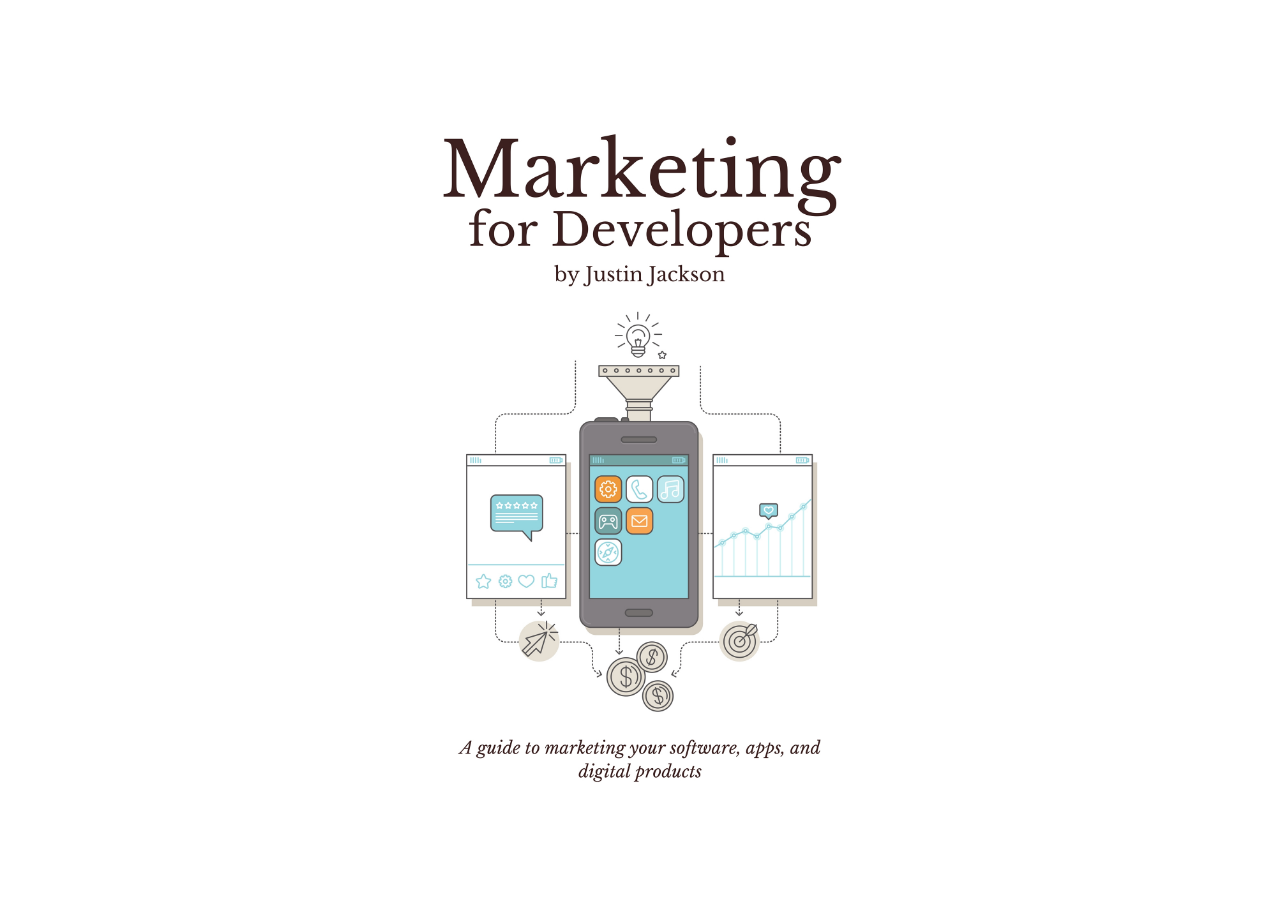
<file: demo/index.html>
<!DOCTYPE HTML PUBLIC "-//W3C//DTD HTML 4.01 Transitional//EN" "http://www.w3.org/TR/html4/loose.dtd">
<html>
<head>
<meta http-equiv="Content-Type" content="text/html; charset=UTF-8">
<title>Marketing for Developers</title>
<link rel="stylesheet" href="style.css">
</head>
<body>
<img src="cover.jpg" width="450" />
</body>
</html>
</file>
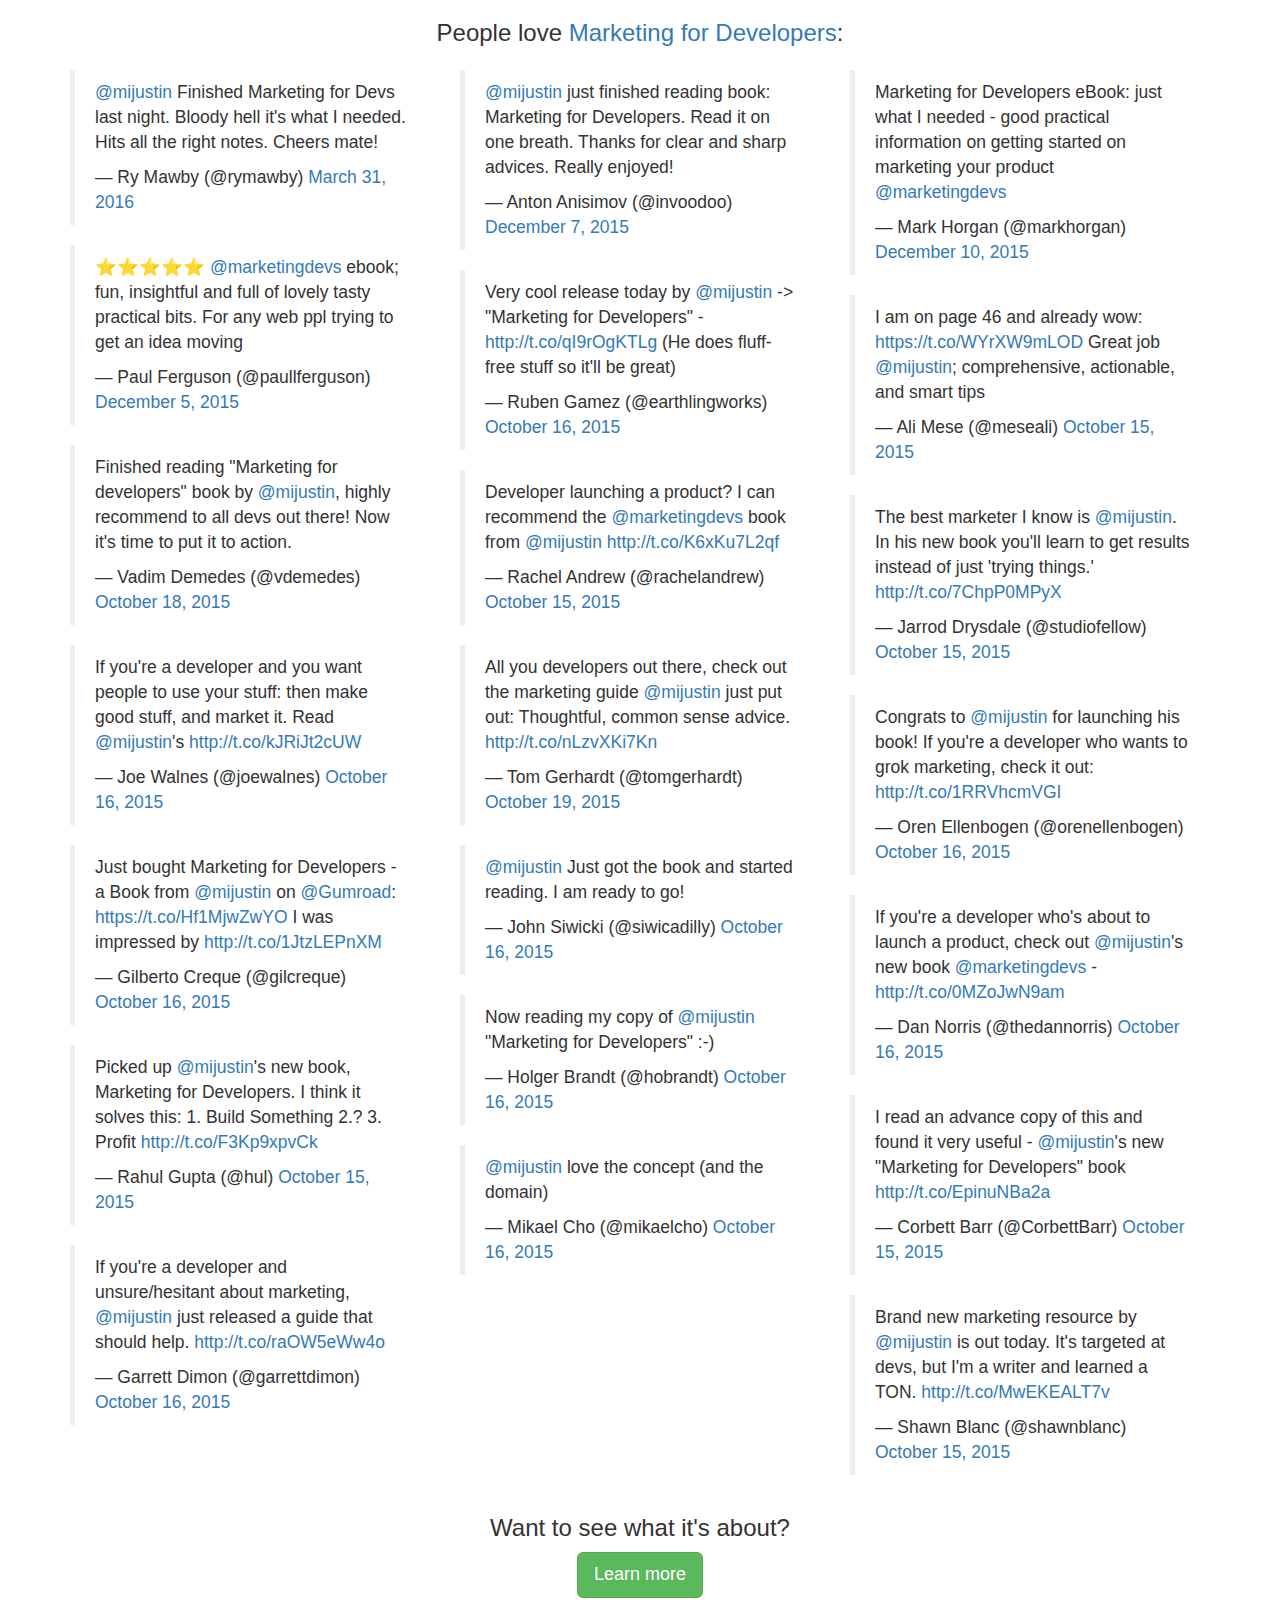
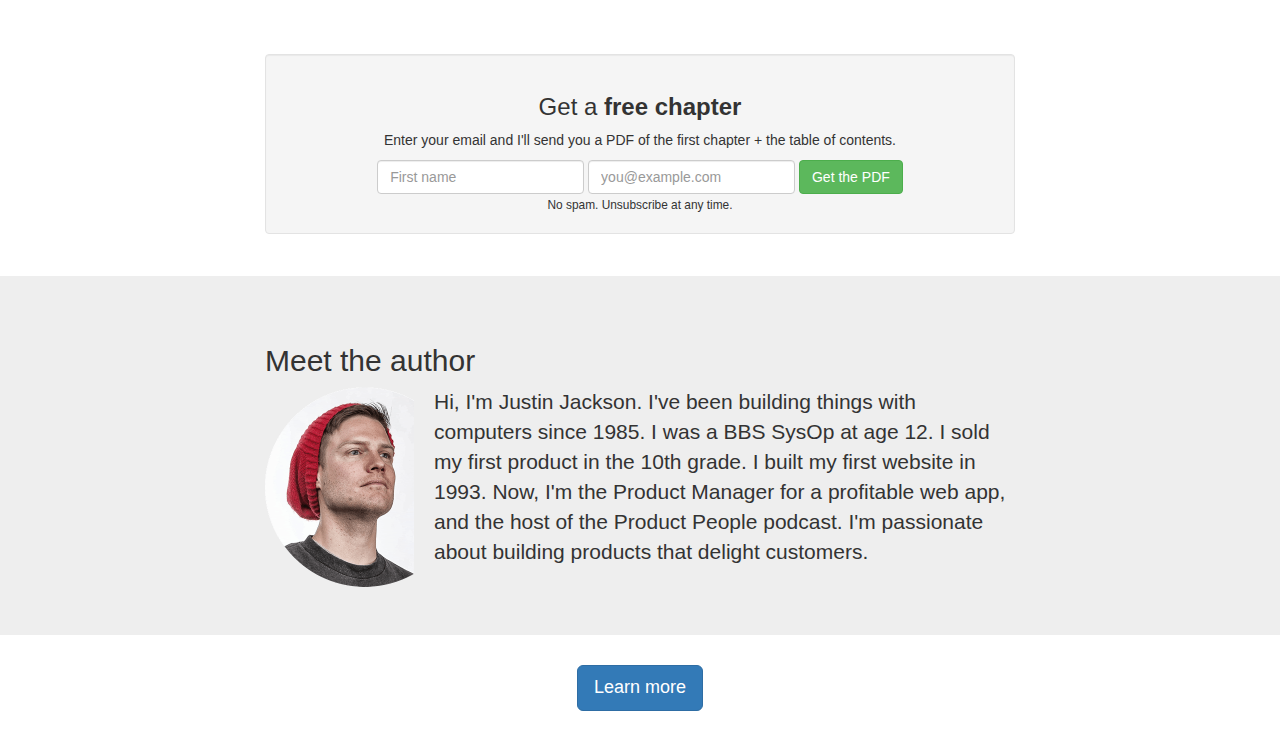
<file: reviews/index.html>
<!DOCTYPE html>
<html>
<head>
<meta http-equiv="Content-Type" content="text/html; charset=UTF-8">
<title>Reviews of Marketing for Developers</title>
<link href="./source/bootstrap.min.css" rel="stylesheet">
<link href="./source/font-awesome.min.css" rel="stylesheet">
<!-- HTML5 shim and Respond.js IE8 support of HTML5 elements and media queries -->
<!--[if lt IE 9]>
    <script src="https://oss.maxcdn.com/html5shiv/3.7.2/html5shiv.min.js"></script>
    <script src="https://oss.maxcdn.com/respond/1.4.2/respond.min.js"></script>
   <![endif]-->
<script async src="https://platform.twitter.com/widgets.js" charset="utf-8"></script>
  <meta name="description" content="Reviews for Marketing for developers - a guide to marketing your software, apps, and digital products">
  <meta name="keywords" content="reviews,review,book review,book,marketing, developers, software, marketing your own, selling, finding users, getting customers">

  <meta property="og:type" content="website" />
  <meta property="og:title" content="Marketing for Developers" />
  <meta property="og:description" content="Reviews for Marketing for developers - a guide to marketing your software, apps, and digital products" />
  <meta property="og:url" content="http://devmarketing.xyz/reviews" />
  <meta property="og:site_name" content="MarketingForDevelopers" />
  <meta property="og:image" content="http://devmarketing.xyz/img/cover.jpg" />
  <meta property="og:locale" content="en_US" />

  <!-- Analytics -->
  <script type="text/javascript">
  !function(){var analytics=window.analytics=window.analytics||[];if(!analytics.initialize)if(analytics.invoked)window.console&&console.error&&console.error("Segment snippet included twice.");else{analytics.invoked=!0;analytics.methods=["trackSubmit","trackClick","trackLink","trackForm","pageview","identify","reset","group","track","ready","alias","page","once","off","on"];analytics.factory=function(t){return function(){var e=Array.prototype.slice.call(arguments);e.unshift(t);analytics.push(e);return analytics}};for(var t=0;t<analytics.methods.length;t++){var e=analytics.methods[t];analytics[e]=analytics.factory(e)}analytics.load=function(t){var e=document.createElement("script");e.type="text/javascript";e.async=!0;e.src=("https:"===document.location.protocol?"https://":"http://")+"cdn.segment.com/analytics.js/v1/"+t+"/analytics.min.js";var n=document.getElementsByTagName("script")[0];n.parentNode.insertBefore(e,n)};analytics.SNIPPET_VERSION="3.1.0";
  analytics.load("nnPfOEGpxrcyBEIPX5dnKjpQoAmpgw3f");
  analytics.page('Reviews')
  }}();
  </script>

  <!-- Facebook Pixel Code -->
  <script>
  !function(f,b,e,v,n,t,s){if(f.fbq)return;n=f.fbq=function(){n.callMethod?
  n.callMethod.apply(n,arguments):n.queue.push(arguments)};if(!f._fbq)f._fbq=n;
  n.push=n;n.loaded=!0;n.version='2.0';n.queue=[];t=b.createElement(e);t.async=!0;
  t.src=v;s=b.getElementsByTagName(e)[0];s.parentNode.insertBefore(t,s)}(window,
  document,'script','//connect.facebook.net/en_US/fbevents.js');

  fbq('init', '123248414684974');
  fbq('track', "PageView");</script>
  <noscript><img height="1" width="1" style="display:none"
  src="https://www.facebook.com/tr?id=123248414684974&ev=PageView&noscript=1"
  /></noscript>
  <!-- End Facebook Pixel Code -->

</head>

<div class="container container-fat">
  <div class="row">
    <div class="col-md-12" style="text-align: center; margin-bottom: 1em;">
      <h3>People ​love​ <a href="http://devmarketing.xyz">Marketing for Developers</a>:</h3>
    </div>
    <div class="col-md-4">
	  <blockquote class="twitter-tweet" data-conversation="none" data-lang="en"><p lang="en" dir="ltr"><a href="https://twitter.com/mijustin">@mijustin</a> Finished Marketing for Devs last night. Bloody hell it's what I needed. Hits all the right notes. Cheers mate!</p>&mdash; Ry Mawby (@rymawby) <a href="https://twitter.com/rymawby/status/715445764323942400">March 31, 2016</a></blockquote>
      <blockquote class="twitter-tweet" lang="en">
		<p lang="en" dir="ltr">⭐️⭐️⭐️⭐️⭐️ <a href="https://twitter.com/marketingdevs">@marketingdevs</a> ebook; fun, insightful and full of lovely tasty practical bits. For any web ppl trying to get an idea moving</p>
		&mdash; Paul Ferguson (@paullferguson) <a href="https://twitter.com/paullferguson/status/673248195993059328">December 5, 2015</a></blockquote>
      <blockquote class="twitter-tweet" lang="en">
        <p lang="en" dir="ltr">Finished reading &quot;Marketing for developers&quot; book by <a href="https://twitter.com/mijustin">@mijustin</a>, highly recommend to all devs out there! Now it&#39;s time to put it to action.</p>
        &mdash; Vadim Demedes (@vdemedes) <a href="https://twitter.com/vdemedes/status/655705336637210624">October 18, 2015</a></blockquote>
      <blockquote class="twitter-tweet" lang="en">
        <p lang="en" dir="ltr">If you&#39;re a developer and you want people to use your stuff: then make good stuff, and market it.&#10;&#10;Read <a href="https://twitter.com/mijustin">@mijustin</a>&#39;s <a href="http://t.co/kJRiJt2cUW">http://t.co/kJRiJt2cUW</a></p>
        &mdash; Joe Walnes (@joewalnes) <a href="https://twitter.com/joewalnes/status/655163009178980352">October 16, 2015</a></blockquote>
      <blockquote class="twitter-tweet" data-cards="hidden" lang="en">
        <p lang="en" dir="ltr">Just bought Marketing for Developers - a Book from <a href="https://twitter.com/mijustin">@mijustin</a> on <a href="https://twitter.com/gumroad">@Gumroad</a>: <a href="https://t.co/Hf1MjwZwYO">https://t.co/Hf1MjwZwYO</a> I was impressed by <a href="http://t.co/1JtzLEPnXM">http://t.co/1JtzLEPnXM</a></p>
        &mdash; Gilberto Creque (@gilcreque) <a href="https://twitter.com/gilcreque/status/655169455912321024">October 16, 2015</a></blockquote>
      <blockquote class="twitter-tweet" lang="en">
        <p lang="en" dir="ltr">Picked up <a href="https://twitter.com/mijustin">@mijustin</a>&#39;s new book, Marketing for Developers. I think it solves this:&#10;1. Build Something &#10;2.?&#10;3. Profit&#10;<a href="http://t.co/F3Kp9xpvCk">http://t.co/F3Kp9xpvCk</a></p>
        &mdash; Rahul Gupta (@hul) <a href="https://twitter.com/hul/status/654693547795283968">October 15, 2015</a></blockquote>
      <blockquote class="twitter-tweet" lang="en">
        <p lang="en" dir="ltr">If you're a developer and unsure/hesitant about marketing, <a href="https://twitter.com/mijustin">@mijustin</a> just released a guide that should help. <a href="http://t.co/raOW5eWw4o">http://t.co/raOW5eWw4o</a></p>
        &mdash; Garrett Dimon (@garrettdimon) <a href="https://twitter.com/garrettdimon/status/655000766340448256">October 16, 2015</a></blockquote>
    </div>
    <div class="col-md-4">
	  <blockquote class="twitter-tweet" lang="en"><p lang="en" dir="ltr"><a href="https://twitter.com/mijustin">@mijustin</a> just finished reading book: Marketing for Developers. Read it on one breath. Thanks for clear and sharp advices. Really enjoyed!</p>&mdash; Anton Anisimov (@invoodoo) <a href="https://twitter.com/invoodoo/status/673788020026249216">December 7, 2015</a></blockquote>
      <blockquote class="twitter-tweet" lang="en">
        <p lang="en" dir="ltr">Very cool release today by <a href="https://twitter.com/mijustin">@mijustin</a> -&gt; &quot;Marketing for Developers&quot; - <a href="http://t.co/qI9rOgKTLg">http://t.co/qI9rOgKTLg</a> (He does fluff-free stuff so it&#39;ll be great)</p>
        &mdash; Ruben Gamez (@earthlingworks) <a href="https://twitter.com/earthlingworks/status/654859387673022465">October 16, 2015</a></blockquote>
      <blockquote class="twitter-tweet" lang="en">
        <p lang="en" dir="ltr">Developer launching a product? I can recommend the <a href="https://twitter.com/marketingdevs">@marketingdevs</a> book from <a href="https://twitter.com/mijustin">@mijustin</a> <a href="http://t.co/K6xKu7L2qf">http://t.co/K6xKu7L2qf</a></p>
        &mdash; Rachel Andrew (@rachelandrew) <a href="https://twitter.com/rachelandrew/status/654730905303445504">October 15, 2015</a></blockquote>
      <blockquote class="twitter-tweet" lang="en">
        <p lang="en" dir="ltr">All you developers out there, check out the marketing guide <a href="https://twitter.com/mijustin">@mijustin</a> just put out: Thoughtful, common sense advice. <a href="http://t.co/nLzvXKi7Kn">http://t.co/nLzvXKi7Kn</a></p>
        &mdash; Tom Gerhardt (@tomgerhardt) <a href="https://twitter.com/tomgerhardt/status/656109911349198848">October 19, 2015</a></blockquote>
      <blockquote class="twitter-tweet" lang="en">
        <p lang="en" dir="ltr"><a href="https://twitter.com/mijustin">@mijustin</a> Just got the book and started reading. I am ready to go!</p>
        &mdash; John Siwicki (@siwicadilly) <a href="https://twitter.com/siwicadilly/status/655139727234895872">October 16, 2015</a></blockquote>
      <blockquote class="twitter-tweet" lang="en">
        <p lang="en" dir="ltr">Now reading my copy of <a href="https://twitter.com/mijustin">@mijustin</a> &quot;Marketing for Developers&quot; :-)</p>
        &mdash; Holger Brandt (@hobrandt) <a href="https://twitter.com/hobrandt/status/655063653079715840">October 16, 2015</a></blockquote>
      <blockquote class="twitter-tweet" data-conversation="none" lang="en">
        <p lang="en" dir="ltr"><a href="https://twitter.com/mijustin">@mijustin</a> love the concept (and the domain)</p>
        &mdash; Mikael Cho (@mikaelcho) <a href="https://twitter.com/mikaelcho/status/654835421063593984">October 16, 2015</a></blockquote>
    </div>
    <div class="col-md-4">
	  <blockquote class="twitter-tweet" lang="en"><p lang="en" dir="ltr">Marketing for Developers eBook: just what I needed - good practical information on getting started on marketing your product <a href="https://twitter.com/marketingdevs">@marketingdevs</a></p>&mdash; Mark Horgan (@markhorgan) <a href="https://twitter.com/markhorgan/status/674885606212808704">December 10, 2015</a></blockquote>
      <blockquote class="twitter-tweet" data-conversation="none" data-cards="hidden" lang="en"><p lang="en" dir="ltr">I am on page 46 and already wow: <a href="https://t.co/WYrXW9mLOD">https://t.co/WYrXW9mLOD</a>&#10;&#10;Great job <a href="https://twitter.com/mijustin">@mijustin</a>; comprehensive, actionable, and smart tips</p>&mdash; Ali Mese (@meseali) <a href="https://twitter.com/meseali/status/654630089888432130">October 15, 2015</a></blockquote>
      <blockquote class="twitter-tweet" lang="en">
        <p lang="en" dir="ltr">The best marketer I know is <a href="https://twitter.com/mijustin">@mijustin</a>. In his new book you&#39;ll learn to get results instead of just &#39;trying things.&#39; <a href="http://t.co/7ChpP0MPyX">http://t.co/7ChpP0MPyX</a></p>
        &mdash; Jarrod Drysdale (@studiofellow) <a href="https://twitter.com/studiofellow/status/654680235418345472">October 15, 2015</a></blockquote>
      <blockquote class="twitter-tweet" lang="en">
        <p lang="en" dir="ltr">Congrats to <a href="https://twitter.com/mijustin">@mijustin</a> for launching his book! If you're a developer who wants to grok marketing, check it out: <a href="http://t.co/1RRVhcmVGI">http://t.co/1RRVhcmVGI</a></p>
        &mdash; Oren Ellenbogen (@orenellenbogen) <a href="https://twitter.com/orenellenbogen/status/654923697090859008">October 16, 2015</a></blockquote>
      <blockquote class="twitter-tweet" lang="en">
        <p lang="en" dir="ltr">If you&#39;re a developer who&#39;s about to launch a product, check out <a href="https://twitter.com/mijustin">@mijustin</a>&#39;s new book <a href="https://twitter.com/marketingdevs">@marketingdevs</a> - <a href="http://t.co/0MZoJwN9am">http://t.co/0MZoJwN9am</a></p>
        &mdash; Dan Norris (@thedannorris) <a href="https://twitter.com/thedannorris/status/654887204926308352">October 16, 2015</a></blockquote>
      <blockquote class="twitter-tweet" lang="en">
        <p lang="en" dir="ltr">I read an advance copy of this and found it very useful - <a href="https://twitter.com/mijustin">@mijustin</a>'s new "Marketing for Developers" book <a href="http://t.co/EpinuNBa2a">http://t.co/EpinuNBa2a</a></p>
        &mdash; Corbett Barr (@CorbettBarr) <a href="https://twitter.com/CorbettBarr/status/654734115065884672">October 15, 2015</a></blockquote>
        <blockquote class="twitter-tweet" lang="en"><p lang="en" dir="ltr">Brand new marketing resource by <a href="https://twitter.com/mijustin">@mijustin</a> is out today. It's targeted at devs, but I'm a writer and learned a TON. <a href="http://t.co/MwEKEALT7v">http://t.co/MwEKEALT7v</a></p>&mdash; Shawn Blanc (@shawnblanc) <a href="https://twitter.com/shawnblanc/status/654657586352881665">October 15, 2015</a></blockquote>
    </div>
  </div>
  <div class="row">
    <div class="col-md-8 col-md-offset-2" style="text-align: center; margin-bottom: 1em;">
      <h3>Want to see what it's about?</h3>
      <p><a href="http://www.devmarketing.xyz" class="btn btn-success btn-lg" role="button">Learn more</a></p>
    <div class="well" style="margin-top: 4em; margin-bottom: 2em; text-align: center;" id="upsell">
      <h3>Get a <strong>free chapter</strong></h3>
      <p>Enter your email and I'll send you a PDF of the first chapter + the table of contents.</p>
      <form id="ck_subscribe_form" action="https://app.convertkit.com/landing_pages/435/subscribe" data-remote="true" role="form" class="form-inline">
      	<input id="landing_page_id" type="hidden" name="id" value="435">
        <input id="ck_firstNameField" type="text" name="first_name" class="sans form-control" placeholder="First name">
        <input id="ck_emailField" type="email" name="email" class="sans form-control" placeholder="you@example.com">
        <input class="btn btn-success" type="submit" value="Get the PDF">
      </form>
      <small>No spam. Unsubscribe at any time.</small>
    </div>
    </div>
  </div>
</div>
<div class="jumbotron author">
  <div class="container container-fat">
    <div class="row">
      <div class="col-md-8 col-md-offset-2">
        <h2 id="author">Meet the author</h2>
        <p> <img src="justin-marketing-for-developers-book-reviews.png" style="float:left; margin-right: 20px; height:200px;" alt="Justin Jackson, Product People"> Hi, I'm Justin Jackson. I've been building things with computers since 1985. I was a BBS SysOp at age 12. I sold my first product in the 10th grade. I built my first website in 1993. Now, I'm the Product Manager for a profitable web app, and the host of the Product People podcast. I'm passionate about building products that delight customers.</p>
      </div>
    </div>
  </div>
</div>
<div class="container footer">
  <div class="row">
    <div class="col-md-12 text-center footer-links" style="margin-bottom:20px;"><a href="http://www.devmarketing.xyz" class="btn btn-primary btn-lg" role="button">Learn more</a></div>
  </div>
</div>
  <script src="https://code.jquery.com/jquery-1.11.3.min.js"></script>
  <script type="text/javascript">
  // Alternative: Segment.io, with jQuery
  jQuery(document).ready(function($){

  	// Lets capture a specific page view event for easy funnels
  	analytics.track("Viewed subscription form");

  	// when the form is submitted, let's capture the information
  	$("#ck_subscribe_form").submit(function(e){
  		var form = this;

  		// UPDATE: we need to stop the form from submitting too early
  		e.preventDefault();

  		var fname = $("#ck_firstNameField").val();
  		var email = $("#ck_emailField").val();

  		// track this as an event
  		// UPDATE: only call the identify when we've confirmed the track event has completed
  		analytics.track("Subscribed For Sample Chapter", function(){
  			// identify the user, using the email address as a custom distinct_id
  			// UPDATE: and add a callback to submit the form once the identify call is complete
  			analytics.identify(email, {
  				email: email,
  				first_name: fname
  			}, function(){
  				// now submit the form as usual
  				$(e.target).unbind('submit');
  				form.submit();
  			});
  		});
  	});
  });
  </script>
</body></html>
</file>
<file: demo/style.css>
@charset "UTF-8";
/* CSS Document */

img{
    position: absolute;
    margin: auto;
    top: 0;
    left: 0;
    right: 0;
    bottom: 0;
}
</file>
